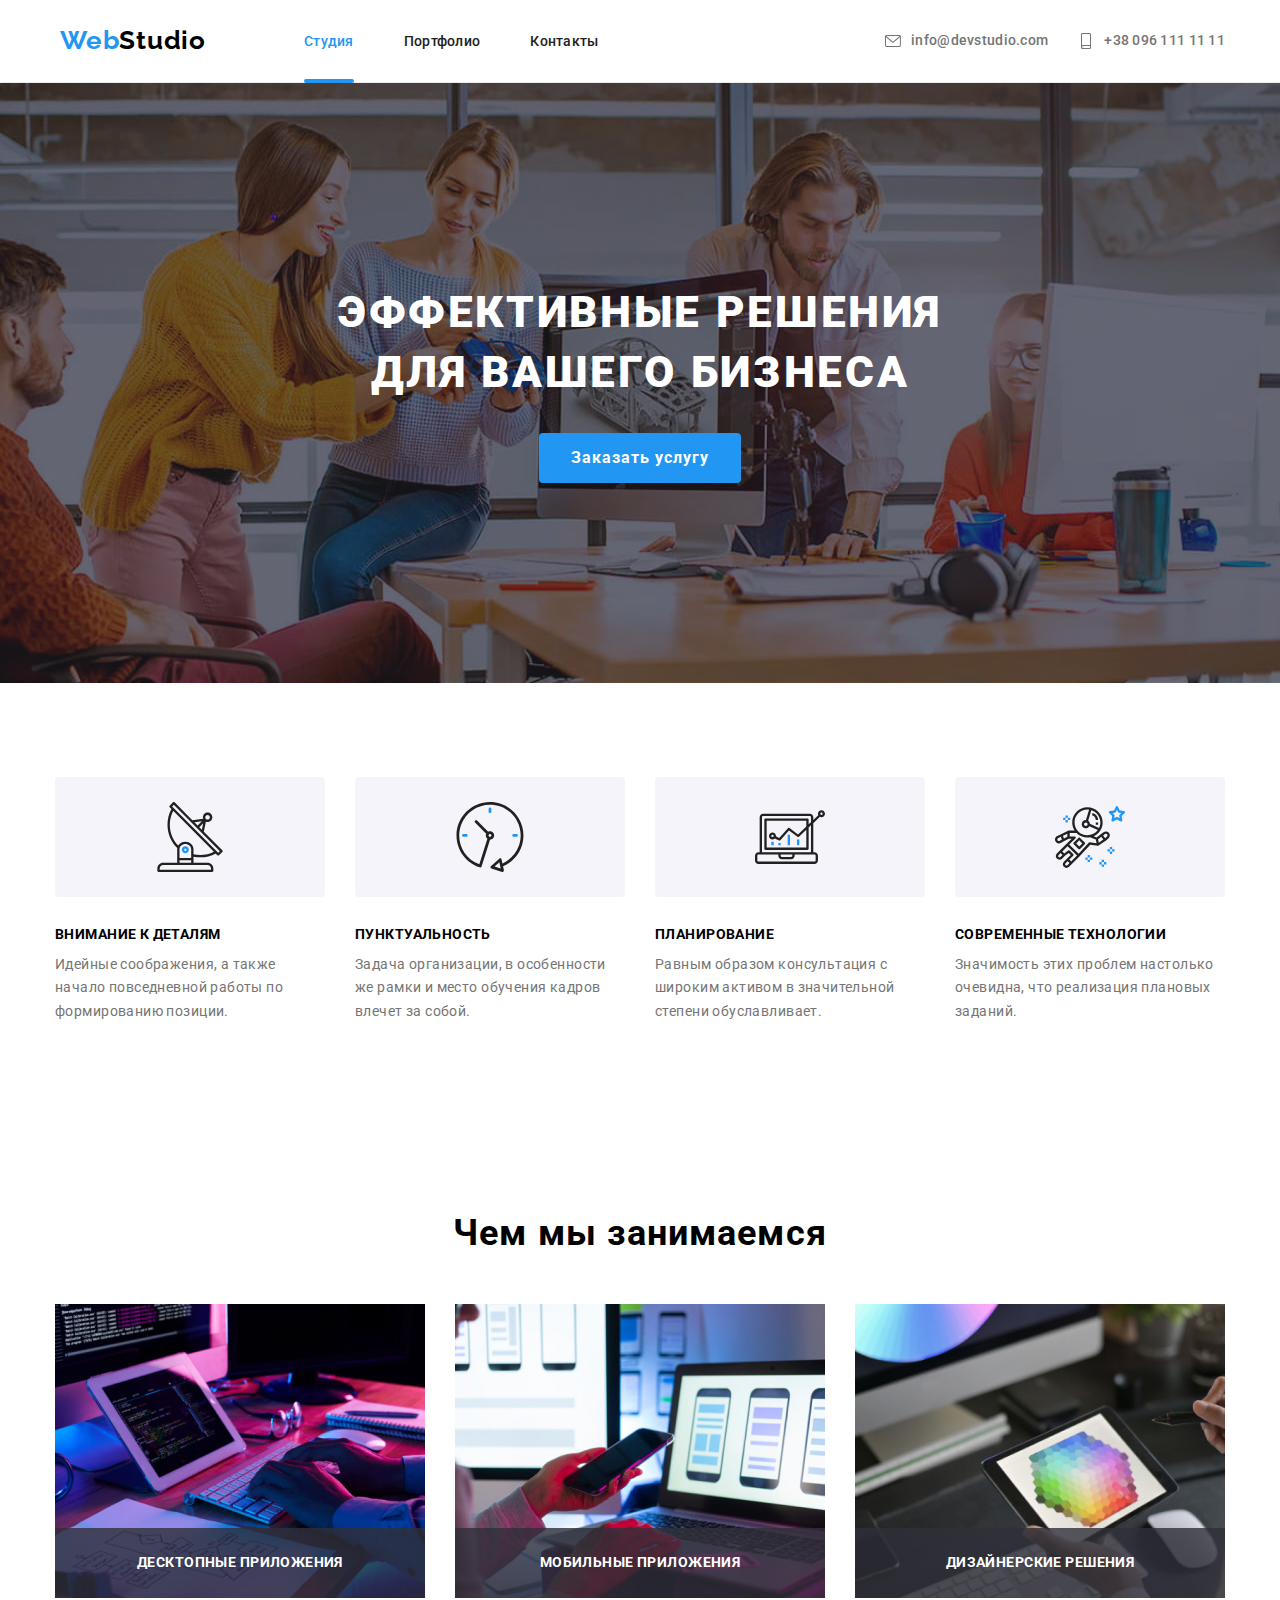
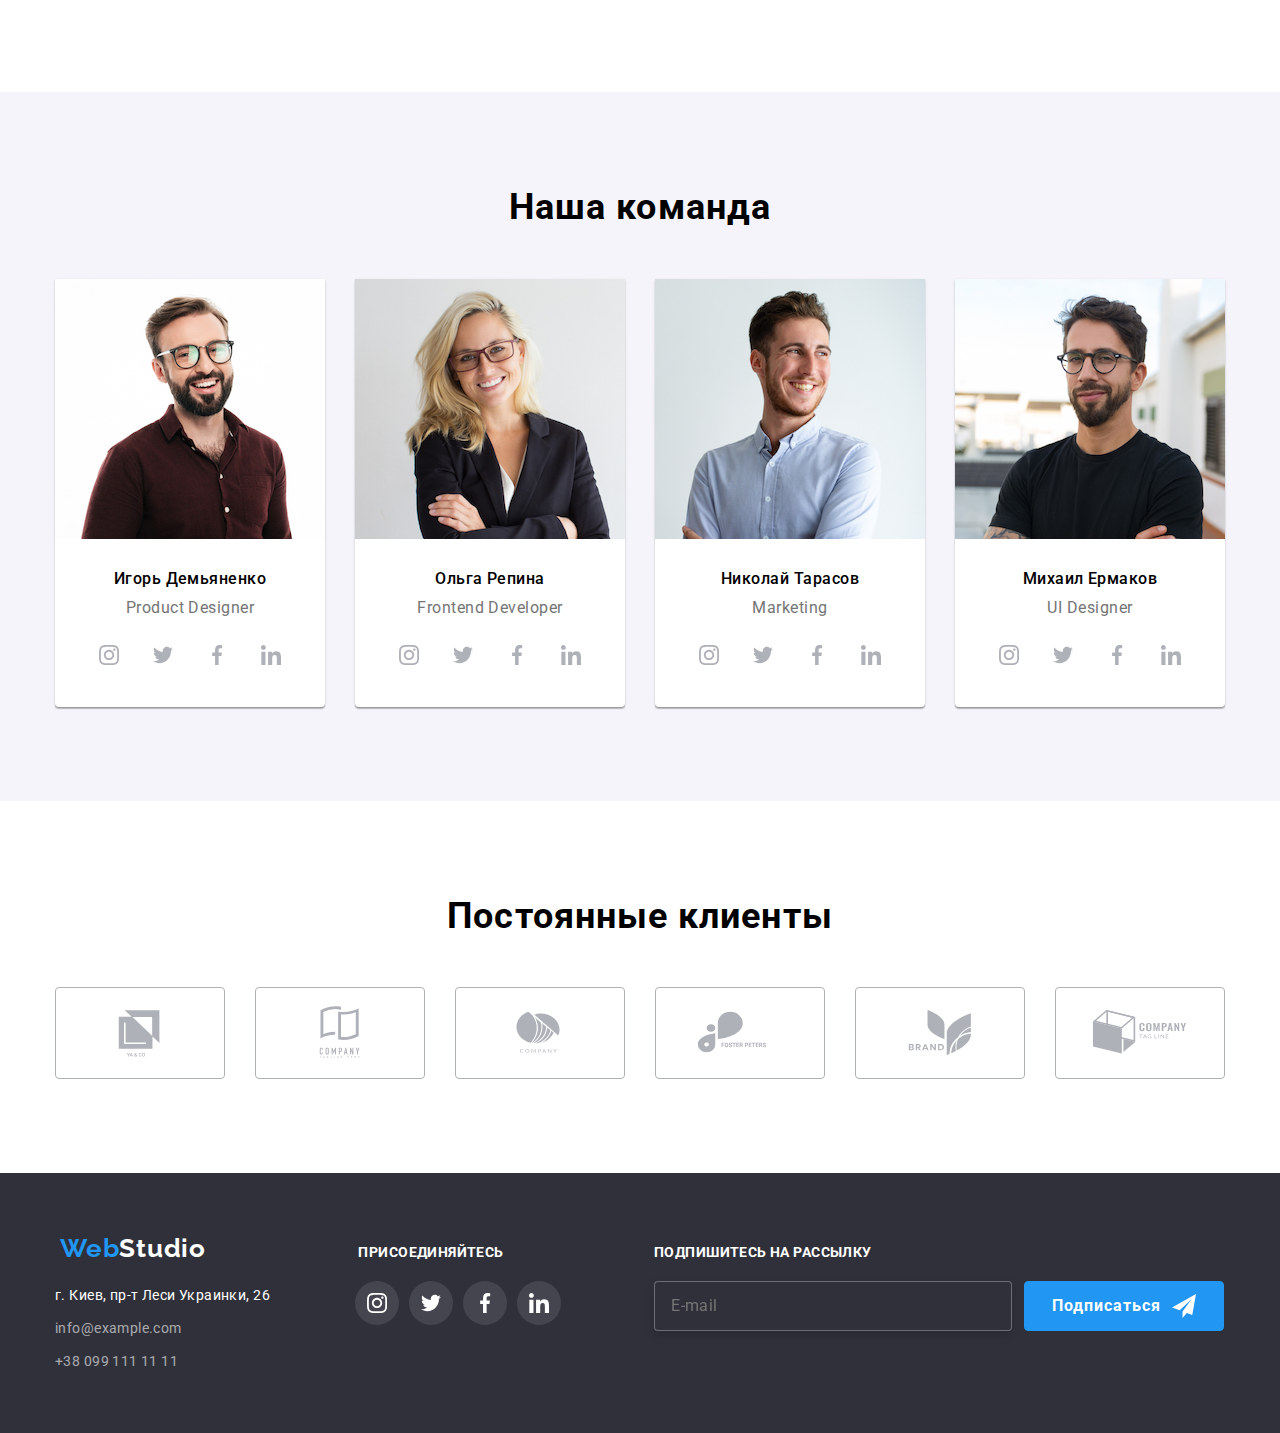
<file: index.html>
<!DOCTYPE html>
<html lang="ru">
	<head>
		<meta charset="UTF-8" />
		<meta http-equiv="X-UA-Compatible" content="IE=edge" />
		<meta name="viewport" content="width=device-width, initial-scale=1.0" />
		<link rel="preconnect" href="https://fonts.googleapis.com" />
		<link rel="preconnect" href="https://fonts.gstatic.com" crossorigin />
		<link
			href="https://fonts.googleapis.com/css2?family=Raleway:wght@700&family=Roboto:wght@400;500;700;900&display=swap"
			rel="stylesheet"
		/>
		<link
			rel="stylesheet"
			href="https://cdnjs.cloudflare.com/ajax/libs/modern-normalize/1.1.0/modern-normalize.min.css"
		/>
		<link rel="stylesheet" href="./css/main.min.css" />
		<title>WebStudio</title>
	</head>

	<body>
		<!-- -----------------------------------------------HEADER---------------------------------------------- -->

		<header class="header section">
			<div class="section-container section-container--header">
				<nav class="nav">
					<a class="logo" href="./index.html">
						<span class="logo__accent">Web</span>
						Studio
					</a>

					<ul class="nav__list">
						<li class="nav__item">
							<a class="nav__link nav__link--current" href="./index.html">Студия</a>
						</li>
						<li class="nav__item">
							<a class="nav__link" href="./portfolio.html">Портфолио</a>
						</li>
						<li class="nav__item">
							<a class="nav__link" href="#address">Контакты</a>
						</li>
					</ul>
				</nav>

				<ul class="contacts">
					<li class="contacts__item">
						<a class="contacts__link" href="mailto:info@devstudio.com">
							<svg class="contacts__icon" width="16" height="16">
								<use href="./images/icons.svg#envelope"></use>
							</svg>
							info@devstudio.com
						</a>
					</li>
					<li class="contacts__item">
						<a class="contacts__link" href="tel:+380961111111">
							<svg class="contacts__icon" width="16" height="16">
								<use href="./images/icons.svg#smartphone"></use>
							</svg>
							+38 096 111 11 11
						</a>
					</li>
				</ul>
			</div>
		</header>

		<main>
			<!-- -------------------------------------------------------HERO------------------------------------------------ -->

			<section class="hero section">
				<div class="section-container">
					<h1 class="hero__title">
						Эффективные решения
						<br />
						для вашего бизнеса
					</h1>
					<button class="hero__btn" type="button" data-modal-open>Заказать услугу</button>
				</div>
			</section>

			<!-- ---------------------------------------------------FEATURES------------------------------------------------ -->

			<section class="features section">
				<div class="section-container">
					<h2 class="section-title features-title section-title--hidden">Особенности</h2>
					<ul class="features__list">
						<li class="features__item">
							<div class="features__icon-container">
								<svg class="features__icon" width="70" height="70">
									<use href="./images/icons.svg#antenna"></use>
								</svg>
							</div>
							<h3 class="features__title">Внимание к деталям</h3>
							<p class="features__text">
								Идейные соображения, а также начало повседневной работы по формированию позиции.
							</p>
						</li>
						<li class="features__item">
							<div class="features__icon-container">
								<svg class="features__icon" width="70" height="70">
									<use href="./images/icons.svg#clock"></use>
								</svg>
							</div>
							<h3 class="features__title">Пунктуальность</h3>
							<p class="features__text">
								Задача организации, в особенности же рамки и место обучения кадров влечет за собой.
							</p>
						</li>
						<li class="features__item">
							<div class="features__icon-container">
								<svg class="features__icon" width="70" height="70">
									<use href="./images/icons.svg#diagram"></use>
								</svg>
							</div>
							<h3 class="features__title">Планирование</h3>
							<p class="features__text">
								Равным образом консультация с широким активом в значительной степени обуславливает.
							</p>
						</li>
						<li class="features__item">
							<div class="features__icon-container">
								<svg class="features__icon" width="70" height="70">
									<use href="./images/icons.svg#astronaut"></use>
								</svg>
							</div>
							<h3 class="features__title">Современные технологии</h3>
							<p class="features__text">Значимость этих проблем настолько очевидна, что реализация плановых заданий.</p>
						</li>
					</ul>
				</div>
			</section>

			<!-- ---------------------------------------------------------ABOUT-------------------------------------------------- -->

			<section class="about section">
				<div class="section-container">
					<h2 class="section-title about-title">Чем мы занимаемся</h2>
					<ul class="about__list">
						<li class="about__item">
							<div class="about__item-container">
								<img src="./images/img1.jpg" alt="Програмує на планшеті та десктопі" width="370" />
								<div class="about__item-overlay">
									<p class="about__overlay-text">Десктопные приложения</p>
								</div>
							</div>
						</li>

						<li class="about__item">
							<div class="about__item-container">
								<img src="./images/img2.jpg" alt="Робить розмітку на лаптопі для мобільного пристрою" width="370" />
								<div class="about__item-overlay">
									<p class="about__overlay-text">Мобильные приложения</p>
								</div>
							</div>
						</li>

						<li class="about__item">
							<div class="about__item-container">
								<img src="./images/img3.jpg" alt="Вибирає кольорову гаму на планшеті" width="370" />
								<div class="about__item-overlay">
									<p class="about__overlay-text">Дизайнерские решения</p>
								</div>
							</div>
						</li>
					</ul>
				</div>
			</section>

			<!-- ---------------------------------------------------------TEAM------------------------------------------------- -->

			<section class="team section">
				<div class="section-container section-container--team">
					<h2 class="section-title team-title">Наша команда</h2>
					<ul class="team__list">
						<li class="team__item">
							<img src="./images/tm1-ihor.jpg" alt="Ігор" width="270" />
							<div class="team__item-description">
								<h3 class="team__item-title">Игорь Демьяненко</h3>
								<p class="team__item-text" lang="en">Product Designer</p>
								<ul class="sm-list">
									<li class="sm-list__item">
										<a class="sm-list__link" href="">
											<svg class="sm-list__icon" width="20" height="20">
												<use href="./images/icons.svg#instagram"></use>
											</svg>
										</a>
									</li>
									<li class="sm-list__item">
										<a class="sm-list__link" href="">
											<svg class="sm-list__icon" width="20" height="20">
												<use href="./images/icons.svg#twitter"></use>
											</svg>
										</a>
									</li>
									<li class="sm-list__item">
										<a class="sm-list__link" href="">
											<svg class="sm-list__icon" width="20" height="20">
												<use href="./images/icons.svg#facebook"></use>
											</svg>
										</a>
									</li>
									<li class="sm-list__item">
										<a class="sm-list__link" href="">
											<svg class="sm-list__icon" width="20" height="20">
												<use href="./images/icons.svg#linkedin"></use>
											</svg>
										</a>
									</li>
								</ul>
							</div>
						</li>
						<li class="team__item">
							<img src="./images/tm2-olga.jpg" alt="Ольга" width="270" />
							<div class="team__item-description">
								<h3 class="team__item-title">Ольга Репина</h3>
								<p class="team__item-text" lang="en">Frontend Developer</p>
								<ul class="sm-list">
									<li class="sm-list__item">
										<a class="sm-list__link" href="">
											<svg class="sm-list__icon" width="20" height="20">
												<use href="./images/icons.svg#instagram"></use>
											</svg>
										</a>
									</li>
									<li class="sm-list__item">
										<a class="sm-list__link" href="">
											<svg class="sm-list__icon" width="20" height="20">
												<use href="./images/icons.svg#twitter"></use>
											</svg>
										</a>
									</li>
									<li class="sm-list__item">
										<a class="sm-list__link" href="">
											<svg class="sm-list__icon" width="20" height="20">
												<use href="./images/icons.svg#facebook"></use>
											</svg>
										</a>
									</li>
									<li class="sm-list__item">
										<a class="sm-list__link" href="">
											<svg class="sm-list__icon" width="20" height="20">
												<use href="./images/icons.svg#linkedin"></use>
											</svg>
										</a>
									</li>
								</ul>
							</div>
						</li>
						<li class="team__item">
							<img src="./images/tm3-mykola.jpg" alt="Микола" width="270" />
							<div class="team__item-description">
								<h3 class="team__item-title">Николай Тарасов</h3>
								<p class="team__item-text" lang="en">Marketing</p>
								<ul class="sm-list">
									<li class="sm-list__item">
										<a class="sm-list__link" href="">
											<svg class="sm-list__icon" width="20" height="20">
												<use href="./images/icons.svg#instagram"></use>
											</svg>
										</a>
									</li>
									<li class="sm-list__item">
										<a class="sm-list__link" href="">
											<svg class="sm-list__icon" width="20" height="20">
												<use href="./images/icons.svg#twitter"></use>
											</svg>
										</a>
									</li>
									<li class="sm-list__item">
										<a class="sm-list__link" href="">
											<svg class="sm-list__icon" width="20" height="20">
												<use href="./images/icons.svg#facebook"></use>
											</svg>
										</a>
									</li>
									<li class="sm-list__item">
										<a class="sm-list__link" href="">
											<svg class="sm-list__icon" width="20" height="20">
												<use href="./images/icons.svg#linkedin"></use>
											</svg>
										</a>
									</li>
								</ul>
							</div>
						</li>
						<li class="team__item">
							<img src="./images/tm4-mykhailo.jpg" alt="Михайло" width="270" />
							<div class="team__item-description">
								<h3 class="team__item-title">Михаил Ермаков</h3>
								<p class="team__item-text" lang="en">UI Designer</p>
								<ul class="sm-list">
									<li class="sm-list__item">
										<a class="sm-list__link" href="">
											<svg class="sm-list__icon" width="20" height="20">
												<use href="./images/icons.svg#instagram"></use>
											</svg>
										</a>
									</li>
									<li class="sm-list__item">
										<a class="sm-list__link" href="">
											<svg class="sm-list__icon" width="20" height="20">
												<use href="./images/icons.svg#twitter"></use>
											</svg>
										</a>
									</li>
									<li class="sm-list__item">
										<a class="sm-list__link" href="">
											<svg class="sm-list__icon" width="20" height="20">
												<use href="./images/icons.svg#facebook"></use>
											</svg>
										</a>
									</li>
									<li class="sm-list__item">
										<a class="sm-list__link" href="">
											<svg class="sm-list__icon" width="20" height="20">
												<use href="./images/icons.svg#linkedin"></use>
											</svg>
										</a>
									</li>
								</ul>
							</div>
						</li>
					</ul>
				</div>
			</section>

			<!-- ------------------------------------------------------CLIENTS---------------------------------------------- -->

			<section class="clients section">
				<div class="section-container">
					<h2 class="section-title clients-title">Постоянные клиенты</h2>
					<ul class="clients__list">
						<li class="clients__item">
							<a class="clients__link" href="">
								<svg class="clients__icon" width="106" height="60">
									<use href="./images/icons.svg#client-1"></use>
								</svg>
							</a>
						</li>
						<li class="clients__item">
							<a class="clients__link" href="">
								<svg class="clients__icon" width="106" height="60">
									<use href="./images/icons.svg#client-2"></use>
								</svg>
							</a>
						</li>
						<li class="clients__item">
							<a class="clients__link" href="">
								<svg class="clients__icon" width="106" height="60">
									<use href="./images/icons.svg#client-3"></use>
								</svg>
							</a>
						</li>
						<li class="clients__item">
							<a class="clients__link" href="">
								<svg class="clients__icon" width="106" height="60">
									<use href="./images/icons.svg#client-4"></use>
								</svg>
							</a>
						</li>
						<li class="clients__item">
							<a class="clients__link" href="">
								<svg class="clients__icon" width="106" height="60">
									<use href="./images/icons.svg#client-5"></use>
								</svg>
							</a>
						</li>
						<li class="clients__item">
							<a class="clients__link" href="">
								<svg class="clients__icon" width="106" height="60">
									<use href="./images/icons.svg#client-6"></use>
								</svg>
							</a>
						</li>
					</ul>
				</div>
			</section>
		</main>

		<!-- ---------------------------------------------------------FOOTER--------------------------------------------- -->

		<footer class="footer section">
			<div class="section-container section-container--footer">
				<div>
					<a class="logo logo--footer" href="./index.html">
						<span class="logo__accent">Web</span>
						Studio
					</a>

					<address class="address" id="address">
						<ul class="address__list">
							<li class="address__item">
								<a
									class="address__link"
									href="https://goo.gl/maps/EbC88Skf8ZmKadsC9"
									target="_blank"
									rel="noopener noreferrer"
								>
									г. Киев, пр-т Леси Украинки, 26
								</a>
							</li>
							<li class="address__item">
								<a class="address__link address__link--contact" href="mailto:info@example.com">info@example.com</a>
							</li>
							<li class="address__item">
								<a class="address__link address__link--contact" href="tel:+380991111111">+38 099 111 11 11</a>
							</li>
						</ul>
					</address>
				</div>

				<div class="footer-sm">
					<h2 class="footer-sm__title">&nbspприсоединяйтесь</h2>
					<ul class="sm-list sm-list--footer">
						<li class="sm-list__item">
							<a class="sm-list__link sm-list__link--footer" href="">
								<svg class="sm-list__icon" width="20" height="20">
									<use href="./images/icons.svg#instagram"></use>
								</svg>
							</a>
						</li>
						<li class="sm-list__item">
							<a class="sm-list__link sm-list__link--footer" href="">
								<svg class="sm-list__icon" width="20" height="20">
									<use href="./images/icons.svg#twitter"></use>
								</svg>
							</a>
						</li>
						<li class="sm-list__item">
							<a class="sm-list__link sm-list__link--footer" href="">
								<svg class="sm-list__icon" width="20" height="20">
									<use href="./images/icons.svg#facebook"></use>
								</svg>
							</a>
						</li>
						<li class="sm-list__item">
							<a class="sm-list__link sm-list__link--footer" href="">
								<svg class="sm-list__icon" width="20" height="20">
									<use href="./images/icons.svg#linkedin"></use>
								</svg>
							</a>
						</li>
					</ul>
				</div>
				<div class="signup">
					<h2 class="signup__title">Подпишитесь на рассылку</h2>
					<form class="signup__form" name="footer-signup-form" autocomplete="off" novalidate>
						<label>
							<input class="signup__input" type="email" name="email" placeholder="E-mail" />
						</label>
						<button class="signup__btn" type="submit">
							Подписаться
							<svg class="signup__btn-icon" width="24" height="24">
								<use href="./images/icons.svg#send"></use>
							</svg>
						</button>
					</form>
				</div>
			</div>
		</footer>

		<!-- -----------------------------------------------MODAL--------------------------------------------- -->

		<div class="backdrop is-hidden" data-modal>
			<div class="modal">
				<button class="modal__close-btn" type="button" data-modal-close>
					<!-- <img src="./images/close.png" alt="close" /> -->
					<svg class="modal__close-btn-icon" width="30" height="30">
						<use href="./images/icons.svg#close"></use>
					</svg>
				</button>

				<form class="request-form" name="modal-request-form" autocomplete="off" novalidate>
					<h2 class="request-form__title">Оставьте свои данные, мы вам перезвоним</h2>
					<div class="request-form__item">
						<label class="request-form__label" for="name">Имя</label>
						<input class="request-form__input" type="text" name="name" id="name" />
						<svg class="request-form__icon" width="18" height="18">
							<use href="./images/icons.svg#name"></use>
						</svg>
					</div>
					<div class="request-form__item">
						<label class="request-form__label" for="phone">Телефон</label>
						<input class="request-form__input" type="tel" name="phone" id="phone" />
						<svg class="request-form__icon" width="18" height="18">
							<use href="./images/icons.svg#phone"></use>
						</svg>
					</div>
					<div class="request-form__item">
						<label class="request-form__label" for="mail">Почта</label>
						<input class="request-form__input" type="email" name="mail" id="mail" />
						<svg class="request-form__icon" width="18" height="18">
							<use href="./images/icons.svg#mail"></use>
						</svg>
					</div>
					<div class="request-form__item">
						<label class="request-form__label" for="comment">Комментарий</label>
						<textarea
							class="request-form__textarea"
							id="comment"
							name="comment"
							rows="6"
							placeholder="Введите текст"
						></textarea>
					</div>

					<label class="request-form__item-agreement">
						<input class="request-form__checkbox" type="checkbox" name="agreement" value="agreement" />
						<span class="request-form__checkbox-icon"></span>
						Соглашаюсь с рассылкой и принимаю&nbsp
						<a class="request-form__agreement" href="">Условия договора</a>
					</label>
					<button class="request-form__submit-btn" type="button">Отправить</button>
				</form>
			</div>
		</div>
		<script src="./modal.js"></script>
	</body>
</html>
</file>
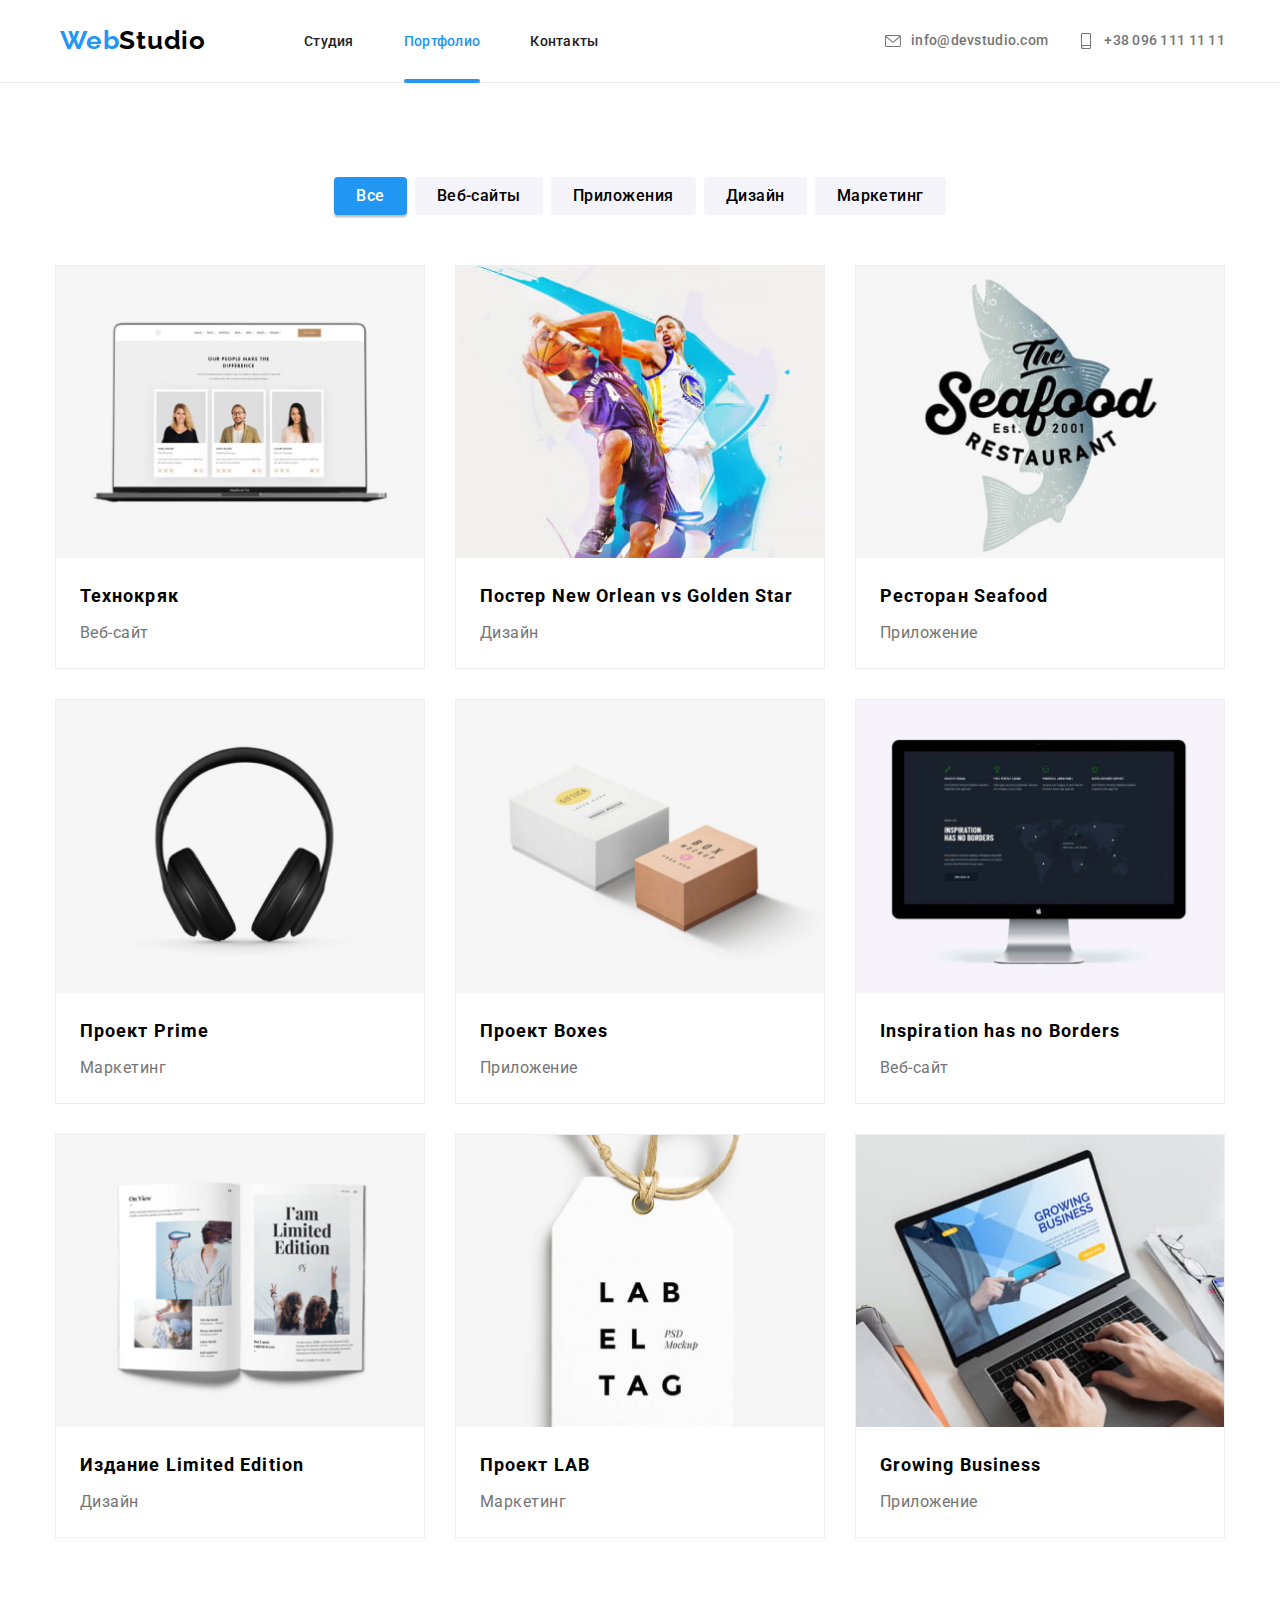
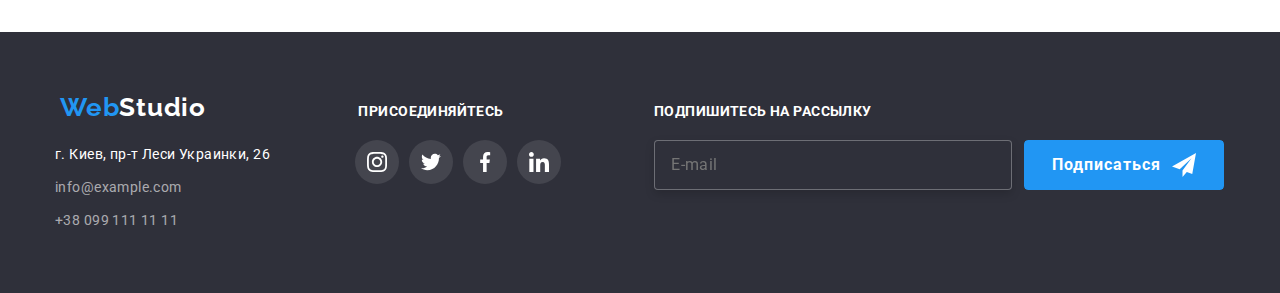
<file: portfolio.html>
<!DOCTYPE html>
<html lang="ru">
	<head>
		<meta charset="UTF-8" />
		<meta http-equiv="X-UA-Compatible" content="IE=edge" />
		<meta name="viewport" content="width=device-width, initial-scale=1.0" />
		<link rel="preconnect" href="https://fonts.googleapis.com" />
		<link rel="preconnect" href="https://fonts.gstatic.com" crossorigin />
		<link
			href="https://fonts.googleapis.com/css2?family=Raleway:wght@700&family=Roboto:wght@400;500;700;900&display=swap"
			rel="stylesheet"
		/>
		<link
			rel="stylesheet"
			href="https://cdnjs.cloudflare.com/ajax/libs/modern-normalize/1.1.0/modern-normalize.min.css"
		/>
		<link rel="stylesheet" href="./css/main.min.css" />
		<title>Portfolio</title>
	</head>

	<body>
		<!-- -----------------------------------------------------HEADER------------------------------------------------ -->

		<header class="header section">
			<div class="section-container section-container--header">
				<nav class="nav">
					<a class="logo" href="./index.html">
						<span class="logo__accent">Web</span>
						Studio
					</a>

					<ul class="nav__list">
						<li class="nav__item">
							<a class="nav__link" href="./index.html">Студия</a>
						</li>
						<li class="nav__item">
							<a class="nav__link nav__link--current" href="./portfolio.html">Портфолио</a>
						</li>
						<li class="nav__item">
							<a class="nav__link" href="#address">Контакты</a>
						</li>
					</ul>
				</nav>

				<ul class="contacts">
					<li class="contacts__item">
						<a class="contacts__link" href="mailto:info@devstudio.com">
							<svg class="contacts__icon" width="16" height="16">
								<use href="./images/icons.svg#envelope"></use>
							</svg>
							info@devstudio.com
						</a>
					</li>
					<li class="contacts__item">
						<a class="contacts__link" href="tel:+380961111111">
							<svg class="contacts__icon" width="16" height="16">
								<use href="./images/icons.svg#smartphone"></use>
							</svg>
							+38 096 111 11 11
						</a>
					</li>
				</ul>
			</div>
		</header>

		<main>
			<!-- ------------------------------------------------------PORTFOLIO------------------------------------------- -->

			<section class="portfolio section">
				<div class="section-container">
					<h1 class="main-title portfolio-title section-title--hidden">Примеры работ</h1>

					<input type="radio" name="filter" id="all" value="all" checked />
					<input type="radio" name="filter" id="web-site" value="web-site" />
					<input type="radio" name="filter" id="application" value="application" />
					<input type="radio" name="filter" id="design" value="design" />
					<input type="radio" name="filter" id="marketing" value="marketing" />

					<ul class="filters-list">
						<li class="filters-list__item">
							<label class="filters-list__label" for="all">Все</label>
						</li>
						<li class="filters-list__item">
							<label class="filters-list__label" for="web-site">Веб-сайты</label>
						</li>
						<li class="filters-list__item">
							<label class="filters-list__label" for="application">Приложения</label>
						</li>
						<li class="filters-list__item">
							<label class="filters-list__label" for="design">Дизайн</label>
						</li>
						<li class="filters-list__item">
							<label class="filters-list__label" for="marketing">Маркетинг</label>
						</li>
					</ul>

					<ul class="works-list">
						<li class="works-list__item" data-categoty="Веб-сайт">
							<div class="works-list__img-container">
								<img src="./images/work-example-1.jpg" alt="лаптоп" width="368" />
								<div class="works-list__img-overlay">
									<p class="works-list__img-overlay-text">
										Технокряк это современная площадка распространения коронавируса. Компании используют эту платформу
										для цифрового шпионажа и атак на защищённые сервера конкурентов.
									</p>
								</div>
							</div>
							<div class="works-list__item-description">
								<h2 class="works-list__item-title">Технокряк</h2>
								<p class="works-list__item-text">Веб-сайт</p>
							</div>
						</li>

						<li class="works-list__item" data-categoty="Дизайн">
							<div class="works-list__img-container">
								<img src="./images/work-example-2.jpg" alt="постер с баскетболистами" width="368" />
								<div class="works-list__img-overlay">
									<p class="works-list__img-overlay-text">
										Технокряк это современная площадка распространения коронавируса. Компании используют эту платформу
										для цифрового шпионажа и атак на защищённые сервера конкурентов.
									</p>
								</div>
							</div>
							<div class="works-list__item-description">
								<h2 class="works-list__item-title">Постер New Orlean vs Golden Star</h2>
								<p class="works-list__item-text">Дизайн</p>
							</div>
						</li>

						<li class="works-list__item" data-categoty="Приложение">
							<div class="works-list__img-container">
								<img src="./images/work-example-3.jpg" alt="логотип ресторана" width="368" />
								<div class="works-list__img-overlay">
									<p class="works-list__img-overlay-text">
										Технокряк это современная площадка распространения коронавируса. Компании используют эту платформу
										для цифрового шпионажа и атак на защищённые сервера конкурентов.
									</p>
								</div>
							</div>
							<div class="works-list__item-description">
								<h2 class="works-list__item-title">Ресторан Seafood</h2>
								<p class="works-list__item-text">Приложение</p>
							</div>
						</li>

						<li class="works-list__item" data-categoty="Маркетинг">
							<div class="works-list__img-container">
								<img src="./images/work-example-4.jpg" alt="наушники" width="368" />
								<div class="works-list__img-overlay">
									<p class="works-list__img-overlay-text">
										Технокряк это современная площадка распространения коронавируса. Компании используют эту платформу
										для цифрового шпионажа и атак на защищённые сервера конкурентов.
									</p>
								</div>
							</div>
							<div class="works-list__item-description">
								<h2 class="works-list__item-title">Проект Prime</h2>
								<p class="works-list__item-text">Маркетинг</p>
							</div>
						</li>

						<li class="works-list__item" data-categoty="Приложение">
							<div class="works-list__img-container">
								<img src="./images/work-example-5.jpg" alt="две коробки" width="368" />
								<div class="works-list__img-overlay">
									<p class="works-list__img-overlay-text">
										Технокряк это современная площадка распространения коронавируса. Компании используют эту платформу
										для цифрового шпионажа и атак на защищённые сервера конкурентов.
									</p>
								</div>
							</div>
							<div class="works-list__item-description">
								<h2 class="works-list__item-title">Проект Boxes</h2>
								<p class="works-list__item-text">Приложение</p>
							</div>
						</li>

						<li class="works-list__item" data-categoty="Веб-сайт">
							<div class="works-list__img-container">
								<img src="./images/work-example-6.jpg" alt="десктоп" width="368" />
								<div class="works-list__img-overlay">
									<p class="works-list__img-overlay-text">
										Технокряк это современная площадка распространения коронавируса. Компании используют эту платформу
										для цифрового шпионажа и атак на защищённые сервера конкурентов.
									</p>
								</div>
							</div>
							<div class="works-list__item-description">
								<h2 class="works-list__item-title">Inspiration has no Borders</h2>
								<p class="works-list__item-text">Веб-сайт</p>
							</div>
						</li>

						<li class="works-list__item" data-categoty="Дизайн">
							<div class="works-list__img-container">
								<img src="./images/work-example-7.jpg" alt="журнал" width="368" />
								<div class="works-list__img-overlay">
									<p class="works-list__img-overlay-text">
										Технокряк это современная площадка распространения коронавируса. Компании используют эту платформу
										для цифрового шпионажа и атак на защищённые сервера конкурентов.
									</p>
								</div>
							</div>
							<div class="works-list__item-description">
								<h2 class="works-list__item-title">Издание Limited Edition</h2>
								<p class="works-list__item-text">Дизайн</p>
							</div>
						</li>

						<li class="works-list__item" data-categoty="Маркетинг">
							<div class="works-list__img-container">
								<img src="./images/work-example-8.jpg" alt="бирка" width="368" />
								<div class="works-list__img-overlay">
									<p class="works-list__img-overlay-text">
										Технокряк это современная площадка распространения коронавируса. Компании используют эту платформу
										для цифрового шпионажа и атак на защищённые сервера конкурентов.
									</p>
								</div>
							</div>
							<div class="works-list__item-description">
								<h2 class="works-list__item-title">Проект LAB</h2>
								<p class="works-list__item-text">Маркетинг</p>
							</div>
						</li>

						<li class="works-list__item" data-categoty="Приложение">
							<div class="works-list__img-container">
								<img src="./images/work-example-9.jpg" alt="работет на лаптопе" width="368" />
								<div class="works-list__img-overlay">
									<p class="works-list__img-overlay-text">
										Технокряк это современная площадка распространения коронавируса. Компании используют эту платформу
										для цифрового шпионажа и атак на защищённые сервера конкурентов.
									</p>
								</div>
							</div>
							<div class="works-list__item-description">
								<h2 class="works-list__item-title">Growing Business</h2>
								<p class="works-list__item-text">Приложение</p>
							</div>
						</li>
					</ul>
				</div>
			</section>
		</main>

		<!-- ------------------------------------------------FOOTER---------------------------------------- -->

		<footer class="footer section">
			<div class="section-container section-container--footer">
				<div>
					<a class="logo logo--footer" href="./index.html">
						<span class="logo__accent">Web</span>
						Studio
					</a>

					<address class="address" id="address">
						<ul class="address__list">
							<li class="address__item">
								<a
									class="address__link"
									href="https://goo.gl/maps/EbC88Skf8ZmKadsC9"
									target="_blank"
									rel="noopener noreferrer"
								>
									г. Киев, пр-т Леси Украинки, 26
								</a>
							</li>
							<li class="address__item">
								<a class="address__link address__link--contact" href="mailto:info@example.com">info@example.com</a>
							</li>
							<li class="address__item">
								<a class="address__link address__link--contact" href="tel:+380991111111">+38 099 111 11 11</a>
							</li>
						</ul>
					</address>
				</div>

				<div class="footer-sm">
					<h2 class="footer-sm__title">&nbspприсоединяйтесь</h2>
					<ul class="sm-list sm-list--footer">
						<li class="sm-list__item">
							<a class="sm-list__link sm-list__link--footer" href="">
								<svg class="sm-list__icon" width="20" height="20">
									<use href="./images/icons.svg#instagram"></use>
								</svg>
							</a>
						</li>
						<li class="sm-list__item">
							<a class="sm-list__link sm-list__link--footer" href="">
								<svg class="sm-list__icon" width="20" height="20">
									<use href="./images/icons.svg#twitter"></use>
								</svg>
							</a>
						</li>
						<li class="sm-list__item">
							<a class="sm-list__link sm-list__link--footer" href="">
								<svg class="sm-list__icon" width="20" height="20">
									<use href="./images/icons.svg#facebook"></use>
								</svg>
							</a>
						</li>
						<li class="sm-list__item">
							<a class="sm-list__link sm-list__link--footer" href="">
								<svg class="sm-list__icon" width="20" height="20">
									<use href="./images/icons.svg#linkedin"></use>
								</svg>
							</a>
						</li>
					</ul>
				</div>
				<div class="signup">
					<h2 class="signup__title">Подпишитесь на рассылку</h2>
					<form class="signup__form" name="footer-signup-form" autocomplete="off" novalidate>
						<label>
							<input class="signup__input" type="email" name="email" placeholder="E-mail" />
						</label>
						<button class="signup__btn" type="submit">
							Подписаться
							<svg class="signup__btn-icon" width="24" height="24">
								<use href="./images/icons.svg#send"></use>
							</svg>
						</button>
					</form>
				</div>
			</div>
		</footer>
	</body>
</html>
</file>
<file: css/main.min.css>
body{color:var(--primary-text-color);font-family:Roboto, sans-serif}ul,h1,h2,h3,p{list-style:none;padding:0;margin:0}a{text-decoration:none}img{display:block}.section-container{display:-webkit-box;display:-ms-flexbox;display:flex;-webkit-box-orient:vertical;-webkit-box-direction:normal;-ms-flex-direction:column;flex-direction:column;margin:auto;width:1200px;padding:0 15px}.section{padding:94px 0;margin:auto}.section-title{font-weight:700;font-size:36px;line-height:1.17;text-align:center;letter-spacing:0.03em}.section-title--hidden{position:absolute;width:1px;height:1px;margin:-1px;border:0;padding:0;white-space:nowrap;-webkit-clip-path:inset(100%);clip-path:inset(100%);clip:rect(0 0 0 0);overflow:hidden}.header{position:-webkit-sticky;position:sticky;z-index:1;top:0;padding:25px 0;margin:auto;background-color:#fff;border-bottom:1px solid #ececec}.section-container--header{-webkit-box-orient:horizontal;-webkit-box-direction:normal;-ms-flex-direction:row;flex-direction:row}.logo{font-family:Raleway, sans-serif;font-weight:700;font-size:26px;line-height:1.19;letter-spacing:0.03em;display:-webkit-inline-box;display:-ms-inline-flexbox;display:inline-flex;color:#000;text-decoration:none;border-radius:4px;outline:1px solid #fff;padding:0 5px;-webkit-transition:outline-color 250ms cubic-bezier(0.4, 0, 0.2, 1);transition:outline-color 250ms cubic-bezier(0.4, 0, 0.2, 1)}.logo--footer{color:#fff;outline-color:#2f303a}.logo:focus{outline:1px solid #2196f3;border-radius:4px;padding:0 5px;-webkit-transition:outline-color 250ms cubic-bezier(0.4, 0, 0.2, 1);transition:outline-color 250ms cubic-bezier(0.4, 0, 0.2, 1)}.logo--footer:focus{outline-color:#fff}.logo__accent{color:#2196f3}.nav{display:-webkit-box;display:-ms-flexbox;display:flex}.nav__list{display:-webkit-box;display:-ms-flexbox;display:flex;-webkit-box-align:center;-ms-flex-align:center;align-items:center;margin-left:93px}.nav__item:not(:first-child){margin-left:50px}.nav__link{padding-top:8px;padding-bottom:8px;font-weight:500;font-size:14px;line-height:1.14;letter-spacing:0.02em;color:#212121;-webkit-transition:color 250ms cubic-bezier(0.4, 0, 0.2, 1);transition:color 250ms cubic-bezier(0.4, 0, 0.2, 1)}.nav__link:hover,.nav__link:focus{color:#2196f3;outline:none;-webkit-transition:color 250ms cubic-bezier(0.4, 0, 0.2, 1);transition:color 250ms cubic-bezier(0.4, 0, 0.2, 1)}.nav__link--current{position:relative;color:#2196f3}.nav__link--current::after{position:absolute;content:"";border-radius:2px;background-color:#2196f3;top:54px;left:0;width:100%;height:4px}.contacts{display:-webkit-box;display:-ms-flexbox;display:flex;margin-left:auto;-ms-flex-item-align:center;align-self:center}.contacts__item:not(:first-child){margin-left:30px}.contacts__icon{margin-right:10px;fill:currentColor;-webkit-transition:fill 250ms cubic-bezier(0.4, 0, 0.2, 1);transition:fill 250ms cubic-bezier(0.4, 0, 0.2, 1)}.contacts__link{display:-webkit-box;display:-ms-flexbox;display:flex;-webkit-box-align:center;-ms-flex-align:center;align-items:center;padding-top:8px;padding-bottom:8px;font-weight:500;font-size:14px;line-height:1.14;letter-spacing:0.02em;color:#757575;-webkit-transition:color 250ms cubic-bezier(0.4, 0, 0.2, 1);transition:color 250ms cubic-bezier(0.4, 0, 0.2, 1)}.contacts__link:hover,.contacts__link:focus{color:#2196f3;outline:none;-webkit-transition:color 250ms cubic-bezier(0.4, 0, 0.2, 1);transition:color 250ms cubic-bezier(0.4, 0, 0.2, 1)}.hero{max-width:1600px;padding:200px 0;background-image:-webkit-gradient(linear, left top, left bottom, from(rgba(47,48,58,0.4)), to(rgba(47,48,58,0.4))),url(../images/hero-background.jpg);background-image:linear-gradient(rgba(47,48,58,0.4), rgba(47,48,58,0.4)),url(../images/hero-background.jpg);background-repeat:no-repeat;background-position:center;background-size:cover}.hero__title{font-weight:900;font-size:44px;line-height:1.36;letter-spacing:0.06em;text-transform:uppercase;text-align:center;color:#fff}.hero__btn{border-radius:4px;border:none;padding:10px 32px;cursor:pointer;display:block;margin:auto;margin-top:30px;font-weight:700;font-size:16px;line-height:1.87;letter-spacing:0.06em;background-color:#2196f3;color:#fff;outline:1px solid rgba(0,0,0,0);-webkit-transition:outline 250ms cubic-bezier(0.4, 0, 0.2, 1);transition:outline 250ms cubic-bezier(0.4, 0, 0.2, 1)}.hero__btn:hover,.hero__btn:focus{outline:1px solid #fff;background-color:#188ce8;-webkit-transition:outline 250ms cubic-bezier(0.4, 0, 0.2, 1);transition:outline 250ms cubic-bezier(0.4, 0, 0.2, 1)}.features__list{display:-webkit-box;display:-ms-flexbox;display:flex}.features__item{width:270px}.features__item:not(:first-child){margin-left:30px}.features__icon-container{display:-webkit-box;display:-ms-flexbox;display:flex;width:270px;height:120px;-webkit-box-pack:center;-ms-flex-pack:center;justify-content:center;-webkit-box-align:center;-ms-flex-align:center;align-items:center;background-color:#f5f4fa;border-radius:4px}.features__title{font-weight:700;font-size:14px;line-height:1.14;letter-spacing:0.03em;text-transform:uppercase;margin-top:30px}.features__text{font-size:14px;line-height:1.71;letter-spacing:0.03em;color:#757575;margin-top:10px}.about__list{display:-webkit-box;display:-ms-flexbox;display:flex;margin-top:50px}.about__item:not(:first-child){margin-left:30px}.about__item-container{position:relative}.about__item-overlay{display:-webkit-box;display:-ms-flexbox;display:flex;-webkit-box-pack:center;-ms-flex-pack:center;justify-content:center;-webkit-box-align:center;-ms-flex-align:center;align-items:center;position:absolute;bottom:0;left:0;width:100%;height:70px;background-color:rgba(47,48,58,0.8)}.about__overlay-text{font-weight:700;font-size:14px;line-height:1.14;letter-spacing:0.03em;text-transform:uppercase;color:#fff}.team{background-color:#f5f4fa}.team .sm-list__link{color:#afb1b8}.team__list{display:-webkit-box;display:-ms-flexbox;display:flex;margin-top:50px}.team__item{background-color:#fff;-webkit-box-shadow:0px 1px 3px rgba(0,0,0,0.12),0px 1px 1px rgba(0,0,0,0.14),0px 2px 1px rgba(0,0,0,0.2);box-shadow:0px 1px 3px rgba(0,0,0,0.12),0px 1px 1px rgba(0,0,0,0.14),0px 2px 1px rgba(0,0,0,0.2);border-radius:0px 0px 4px 4px}.team__item:not(:first-child){margin-left:30px}.team__item-description{padding:30px 0}.team__item-title{font-weight:500;font-size:16px;line-height:1.19;letter-spacing:0.03em;text-align:center}.team__item-text{font-size:16px;line-height:1.19;letter-spacing:0.03em;text-align:center;margin-top:10px;color:#757575}.sm-list{display:-webkit-box;display:-ms-flexbox;display:flex;-webkit-box-pack:center;-ms-flex-pack:center;justify-content:center;margin-top:16px}.sm-list__link{display:-webkit-box;display:-ms-flexbox;display:flex;-webkit-box-pack:center;-ms-flex-pack:center;justify-content:center;-webkit-box-align:center;-ms-flex-align:center;align-items:center;width:44px;height:44px;border-radius:50%;color:#fff;background-color:#fff;-webkit-transition:background-color 250ms cubic-bezier(0.4, 0, 0.2, 1);transition:background-color 250ms cubic-bezier(0.4, 0, 0.2, 1)}.sm-list__link:hover,.sm-list__link:focus{background-color:#2196f3;outline:none;-webkit-transition:background-color 250ms cubic-bezier(0.4, 0, 0.2, 1);transition:background-color 250ms cubic-bezier(0.4, 0, 0.2, 1)}.sm-list__link:hover .sm-list__icon,.sm-list__link:focus .sm-list__icon{fill:#fff;-webkit-transition:fill 250ms cubic-bezier(0.4, 0, 0.2, 1);transition:fill 250ms cubic-bezier(0.4, 0, 0.2, 1)}.sm-list__item:not(:first-child){margin-left:10px}.sm-list__icon{fill:currentColor;-webkit-transition:fill 250ms cubic-bezier(0.4, 0, 0.2, 1);transition:fill 250ms cubic-bezier(0.4, 0, 0.2, 1)}.clients__list{display:-webkit-box;display:-ms-flexbox;display:flex;margin-top:50px}.clients__item:not(:first-child){margin-left:30px}.clients__link{display:-webkit-box;display:-ms-flexbox;display:flex;-webkit-box-pack:center;-ms-flex-pack:center;justify-content:center;-webkit-box-align:center;-ms-flex-align:center;align-items:center;width:170px;height:92px;border:1px solid #afb1b8;border-radius:4px;color:#afb1b8;-webkit-transition:color 250ms cubic-bezier(0.4, 0, 0.2, 1),border 250ms cubic-bezier(0.4, 0, 0.2, 1);transition:color 250ms cubic-bezier(0.4, 0, 0.2, 1),border 250ms cubic-bezier(0.4, 0, 0.2, 1)}.clients__link:hover,.clients__link:focus{color:#2196f3;border:1px solid #2196f3;outline:none;-webkit-transition:color 250ms cubic-bezier(0.4, 0, 0.2, 1),border 250ms cubic-bezier(0.4, 0, 0.2, 1);transition:color 250ms cubic-bezier(0.4, 0, 0.2, 1),border 250ms cubic-bezier(0.4, 0, 0.2, 1)}.clients__icon{fill:currentColor}.portfolio [type="radio"]{-webkit-appearance:none;-moz-appearance:none;appearance:none}.filters-list{display:-webkit-box;display:-ms-flexbox;display:flex;-webkit-box-pack:center;-ms-flex-pack:center;justify-content:center}.filters-list__item:not(:first-child){margin-left:8px}.filters-list__label{display:inline-block;background-color:#f5f4fa;border:none;border-radius:4px;padding:6px 22px;cursor:pointer;font-weight:500;font-size:16px;line-height:1.62;text-align:center;letter-spacing:0.03em;-webkit-transition:color 250ms cubic-bezier(0.4, 0, 0.2, 1);transition:color 250ms cubic-bezier(0.4, 0, 0.2, 1);-webkit-transition:background-color 250ms cubic-bezier(0.4, 0, 0.2, 1);transition:background-color 250ms cubic-bezier(0.4, 0, 0.2, 1)}.filters-list__label:hover{background-color:#2196f3;color:#fff;-webkit-box-shadow:0px 3px 1px rgba(0,0,0,0.1),0px 1px 2px rgba(0,0,0,0.08),0px 2px 2px rgba(0,0,0,0.12);box-shadow:0px 3px 1px rgba(0,0,0,0.1),0px 1px 2px rgba(0,0,0,0.08),0px 2px 2px rgba(0,0,0,0.12);-webkit-transition:color 250ms cubic-bezier(0.4, 0, 0.2, 1),background-color 250ms cubic-bezier(0.4, 0, 0.2, 1),-webkit-box-shadow 250ms cubic-bezier(0.4, 0, 0.2, 1);transition:color 250ms cubic-bezier(0.4, 0, 0.2, 1),background-color 250ms cubic-bezier(0.4, 0, 0.2, 1),-webkit-box-shadow 250ms cubic-bezier(0.4, 0, 0.2, 1);transition:color 250ms cubic-bezier(0.4, 0, 0.2, 1),background-color 250ms cubic-bezier(0.4, 0, 0.2, 1),box-shadow 250ms cubic-bezier(0.4, 0, 0.2, 1);transition:color 250ms cubic-bezier(0.4, 0, 0.2, 1),background-color 250ms cubic-bezier(0.4, 0, 0.2, 1),box-shadow 250ms cubic-bezier(0.4, 0, 0.2, 1),-webkit-box-shadow 250ms cubic-bezier(0.4, 0, 0.2, 1)}.portfolio [value="web-site"]:checked ~ .works-list .works-list__item:not([data-categoty="Веб-сайт"]),.portfolio [value="application"]:checked ~ .works-list .works-list__item:not([data-categoty="Приложение"]),.portfolio [value="design"]:checked ~ .works-list .works-list__item:not([data-categoty="Дизайн"]),.portfolio [value="marketing"]:checked ~ .works-list .works-list__item:not([data-categoty="Маркетинг"]){display:none}.portfolio [value="all"]:checked ~ .filters-list [for="all"],.portfolio [value="web-site"]:checked ~ .filters-list [for="web-site"],.portfolio [value="application"]:checked ~ .filters-list [for="application"],.portfolio [value="design"]:checked ~ .filters-list [for="design"],.portfolio [value="marketing"]:checked ~ .filters-list [for="marketing"]{background-color:#2196f3;color:#fff;-webkit-box-shadow:0px 3px 1px rgba(0,0,0,0.1),0px 1px 2px rgba(0,0,0,0.08),0px 2px 2px rgba(0,0,0,0.12);box-shadow:0px 3px 1px rgba(0,0,0,0.1),0px 1px 2px rgba(0,0,0,0.08),0px 2px 2px rgba(0,0,0,0.12);-webkit-transition:color 250ms cubic-bezier(0.4, 0, 0.2, 1),background-color 250ms cubic-bezier(0.4, 0, 0.2, 1),-webkit-box-shadow 250ms cubic-bezier(0.4, 0, 0.2, 1);transition:color 250ms cubic-bezier(0.4, 0, 0.2, 1),background-color 250ms cubic-bezier(0.4, 0, 0.2, 1),-webkit-box-shadow 250ms cubic-bezier(0.4, 0, 0.2, 1);transition:color 250ms cubic-bezier(0.4, 0, 0.2, 1),background-color 250ms cubic-bezier(0.4, 0, 0.2, 1),box-shadow 250ms cubic-bezier(0.4, 0, 0.2, 1);transition:color 250ms cubic-bezier(0.4, 0, 0.2, 1),background-color 250ms cubic-bezier(0.4, 0, 0.2, 1),box-shadow 250ms cubic-bezier(0.4, 0, 0.2, 1),-webkit-box-shadow 250ms cubic-bezier(0.4, 0, 0.2, 1)}.works-list{display:-webkit-box;display:-ms-flexbox;display:flex;-ms-flex-wrap:wrap;flex-wrap:wrap;margin-top:50px;margin-left:-30px;margin-bottom:-30px}.works-list__item{border:1px solid #eee;width:370px;margin-left:30px;margin-bottom:30px}.works-list__item:hover{-webkit-box-shadow:0px 1px 1px rgba(0,0,0,0.12),0px 4px 4px rgba(0,0,0,0.06),1px 4px 6px rgba(0,0,0,0.16);box-shadow:0px 1px 1px rgba(0,0,0,0.12),0px 4px 4px rgba(0,0,0,0.06),1px 4px 6px rgba(0,0,0,0.16);cursor:pointer;-webkit-transition:-webkit-box-shadow 250ms cubic-bezier(0.4, 0, 0.2, 1);transition:-webkit-box-shadow 250ms cubic-bezier(0.4, 0, 0.2, 1);transition:box-shadow 250ms cubic-bezier(0.4, 0, 0.2, 1);transition:box-shadow 250ms cubic-bezier(0.4, 0, 0.2, 1), -webkit-box-shadow 250ms cubic-bezier(0.4, 0, 0.2, 1)}.works-list__item:hover .works-list__img-overlay{-webkit-transform:translateY(0);transform:translateY(0);-webkit-transition:-webkit-transform 250ms cubic-bezier(0.4, 0, 0.2, 1);transition:-webkit-transform 250ms cubic-bezier(0.4, 0, 0.2, 1);transition:transform 250ms cubic-bezier(0.4, 0, 0.2, 1);transition:transform 250ms cubic-bezier(0.4, 0, 0.2, 1), -webkit-transform 250ms cubic-bezier(0.4, 0, 0.2, 1)}.works-list__item-description{padding:20px 0 20px 24px}.works-list__item-title{font-weight:700;font-size:18px;line-height:2;letter-spacing:0.06em}.works-list__item-text{font-size:16px;line-height:1.87;letter-spacing:0.03em;color:#757575;margin-top:4px}.works-list__img-container{position:relative;overflow:hidden}.works-list__img-overlay{position:absolute;top:0;left:0;width:100%;height:100%;padding:64px 23px;background-color:rgba(33,150,243,0.9);-webkit-transform:translateY(101%);transform:translateY(101%);-webkit-transition:-webkit-transform 250ms cubic-bezier(0.4, 0, 0.2, 1);transition:-webkit-transform 250ms cubic-bezier(0.4, 0, 0.2, 1);transition:transform 250ms cubic-bezier(0.4, 0, 0.2, 1);transition:transform 250ms cubic-bezier(0.4, 0, 0.2, 1), -webkit-transform 250ms cubic-bezier(0.4, 0, 0.2, 1)}.works-list__img-overlay-text{font-size:18px;line-height:1.55;letter-spacing:0.03em;color:#fff}.footer{background-color:#2f303a;padding:60px 0}.section-container--footer{-webkit-box-orient:horizontal;-webkit-box-direction:normal;-ms-flex-direction:row;flex-direction:row}.footer-sm{padding-top:12px;margin-left:85px}.footer-sm__title{font-weight:700;font-size:14px;line-height:1.14;letter-spacing:0.03em;text-transform:uppercase;color:#fff}.sm-list--footer{margin-top:20px}.sm-list__link--footer{background-color:rgba(255,255,255,0.1)}.address{font-style:normal;margin-top:20px}.address__item:not(:first-child){margin-top:9px}.address__link{text-decoration:none;font-size:14px;line-height:1.71;letter-spacing:0.03em;color:#fff;-webkit-transition:color 250ms cubic-bezier(0.4, 0, 0.2, 1);transition:color 250ms cubic-bezier(0.4, 0, 0.2, 1)}.address__link--contact{font-weight:400;color:rgba(255,255,255,0.6);-webkit-transition:color 250ms cubic-bezier(0.4, 0, 0.2, 1);transition:color 250ms cubic-bezier(0.4, 0, 0.2, 1)}.address__link:hover,.address__link:focus{color:#2196f3;outline:none;-webkit-transition:color 250ms cubic-bezier(0.4, 0, 0.2, 1);transition:color 250ms cubic-bezier(0.4, 0, 0.2, 1)}.signup{padding-top:12px;margin-left:93px}.signup__title{font-weight:700;font-size:14px;line-height:1.14;letter-spacing:0.03em;text-transform:uppercase;color:#fff}.signup__form{display:-webkit-box;display:-ms-flexbox;display:flex;margin-top:20px}.signup__input{width:358px;height:50px;border:1px solid rgba(255,255,255,0.3);border-radius:4px;-webkit-filter:drop-shadow(0px 4px 4px rgba(0,0,0,0.15));filter:drop-shadow(0px 4px 4px rgba(0,0,0,0.15));outline:none;padding-left:16px;background-color:#2f303a;font-size:16px;line-height:1.25;letter-spacing:0.03em;color:rgba(255,255,255,0.6);-webkit-transition:color 250ms cubic-bezier(0.4, 0, 0.2, 1),border 250ms cubic-bezier(0.4, 0, 0.2, 1);transition:color 250ms cubic-bezier(0.4, 0, 0.2, 1),border 250ms cubic-bezier(0.4, 0, 0.2, 1)}.signup__input:focus{border-color:#fff;color:#fff;-webkit-transition:color 250ms cubic-bezier(0.4, 0, 0.2, 1),border 250ms cubic-bezier(0.4, 0, 0.2, 1);transition:color 250ms cubic-bezier(0.4, 0, 0.2, 1),border 250ms cubic-bezier(0.4, 0, 0.2, 1)}.signup__btn{width:200px;height:50px;border:none;border-radius:4px;margin-left:12px;padding:10px 28px;background-color:#2196f3;font-family:Roboto, sans-serif;font-weight:700;font-size:16px;line-height:1.87;letter-spacing:0.06em;color:#fff;display:-webkit-box;display:-ms-flexbox;display:flex;-webkit-box-pack:justify;-ms-flex-pack:justify;justify-content:space-between;-webkit-box-align:center;-ms-flex-align:center;align-items:center;cursor:pointer;outline:1px solid #2f303a;-webkit-transition:outline 250ms cubic-bezier(0.4, 0, 0.2, 1);transition:outline 250ms cubic-bezier(0.4, 0, 0.2, 1)}.signup__btn:hover,.signup__btn:focus{outline:1px solid #fff;background-color:#188ce8;-webkit-transition:outline 250ms cubic-bezier(0.4, 0, 0.2, 1);transition:outline 250ms cubic-bezier(0.4, 0, 0.2, 1)}.backdrop{position:fixed;top:0;left:0;width:100%;height:100%;z-index:2;background-color:rgba(0,0,0,0.2);-webkit-transition:opacity 250ms cubic-bezier(0.4, 0, 0.2, 1);transition:opacity 250ms cubic-bezier(0.4, 0, 0.2, 1)}.backdrop.is-hidden{opacity:0;pointer-events:none;-webkit-transition:opacity 250ms cubic-bezier(0.4, 0, 0.2, 1);transition:opacity 250ms cubic-bezier(0.4, 0, 0.2, 1)}.modal{position:absolute;width:528px;height:581px;top:50%;left:50%;-webkit-transform:translate(-50%, -50%);transform:translate(-50%, -50%);padding:40px;background-color:#fff;border-radius:4px;-webkit-box-shadow:0px 1px 3px rgba(0,0,0,0.12),0px 1px 1px rgba(0,0,0,0.14),0px 2px 1px rgba(0,0,0,0.2);box-shadow:0px 1px 3px rgba(0,0,0,0.12),0px 1px 1px rgba(0,0,0,0.14),0px 2px 1px rgba(0,0,0,0.2)}.modal__close-btn{position:absolute;top:8px;right:8px;display:block;margin-left:auto;cursor:pointer;border:none;background-color:inherit;padding:0}.modal__close-btn:hover .modal__close-btn-icon{fill:#2196f3;-webkit-transition:fill 250ms cubic-bezier(0.4, 0, 0.2, 1);transition:fill 250ms cubic-bezier(0.4, 0, 0.2, 1)}.modal__close-btn-icon{fill:#212121;-webkit-transition:fill 250ms cubic-bezier(0.4, 0, 0.2, 1);transition:fill 250ms cubic-bezier(0.4, 0, 0.2, 1)}.request-form__title{font-weight:700;font-size:20px;line-height:1.15;letter-spacing:0.03em;text-align:center}.request-form__item{position:relative;margin-top:28px}.request-form__label{position:absolute;top:-18px;left:0;font-size:12px;line-height:1.17;letter-spacing:0.01em;color:#757575}.request-form__input{padding-left:42px;width:447px;height:38px;border:1px solid rgba(33,33,33,0.2);border-radius:4px;-webkit-transition:border 250ms cubic-bezier(0.4, 0, 0.2, 1);transition:border 250ms cubic-bezier(0.4, 0, 0.2, 1);font-size:14px;line-height:1.14;letter-spacing:0.01em;color:#212121}.request-form__input:focus{border:1px solid #2196f3;outline:none;-webkit-transition:border 250ms cubic-bezier(0.4, 0, 0.2, 1);transition:border 250ms cubic-bezier(0.4, 0, 0.2, 1)}.request-form__input:focus+.request-form__icon{fill:#2196f3}.request-form__icon{position:absolute;top:50%;left:12px;-webkit-transform:translateY(-50%);transform:translateY(-50%);fill:#212121;-webkit-transition:fill 250ms cubic-bezier(0.4, 0, 0.2, 1);transition:fill 250ms cubic-bezier(0.4, 0, 0.2, 1)}.request-form__textarea{display:block;padding:12px 16px;width:447px;height:118px;border:1px solid rgba(33,33,33,0.2);border-radius:4px;resize:none;-webkit-transition:border 250ms cubic-bezier(0.4, 0, 0.2, 1);transition:border 250ms cubic-bezier(0.4, 0, 0.2, 1);font-size:14px;line-height:1.14;letter-spacing:0.01em;color:#212121}.request-form__textarea::-webkit-input-placeholder{font-size:14px;line-height:1.14;letter-spacing:0.01em;color:rgba(117,117,117,0.5)}.request-form__textarea:-ms-input-placeholder{font-size:14px;line-height:1.14;letter-spacing:0.01em;color:rgba(117,117,117,0.5)}.request-form__textarea::-ms-input-placeholder{font-size:14px;line-height:1.14;letter-spacing:0.01em;color:rgba(117,117,117,0.5)}.request-form__textarea::placeholder{font-size:14px;line-height:1.14;letter-spacing:0.01em;color:rgba(117,117,117,0.5)}.request-form__textarea:focus{border:1px solid #2196f3;outline:none;-webkit-transition:border 250ms cubic-bezier(0.4, 0, 0.2, 1);transition:border 250ms cubic-bezier(0.4, 0, 0.2, 1)}.request-form__item-agreement{display:-webkit-box;display:-ms-flexbox;display:flex;-webkit-box-align:center;-ms-flex-align:center;align-items:center;margin-top:20px;margin-left:12px;font-size:14px;line-height:1.71;letter-spacing:0.03em;color:#757575}.request-form__item-agreement a{color:#2196f3}.request-form__item-agreement a:focus{outline:1px solid #2196f3;border-radius:3px}.request-form__checkbox{position:absolute;-webkit-appearance:none;-moz-appearance:none;appearance:none}.request-form__checkbox:checked+.request-form__checkbox-icon{background-color:#2196f3;border:1px solid #2196f3;background-image:url(../images/check.svg);background-repeat:no-repeat;background-position:50% 50%;-webkit-transition:background-color 250ms cubic-bezier(0.4, 0, 0.2, 1);transition:background-color 250ms cubic-bezier(0.4, 0, 0.2, 1)}.request-form__checkbox:focus+.request-form__checkbox-icon{border:1px solid #2196f3;-webkit-transition:border 250ms cubic-bezier(0.4, 0, 0.2, 1);transition:border 250ms cubic-bezier(0.4, 0, 0.2, 1)}.request-form__checkbox-icon{display:inline-block;width:16px;height:16px;border:1px solid rgba(33,33,33,0.2);border-radius:2px;background-color:#fff;margin-right:7px;-webkit-transition:border 250ms cubic-bezier(0.4, 0, 0.2, 1);transition:border 250ms cubic-bezier(0.4, 0, 0.2, 1);-webkit-transition:background-color 250ms cubic-bezier(0.4, 0, 0.2, 1);transition:background-color 250ms cubic-bezier(0.4, 0, 0.2, 1)}.request-form__submit-btn{display:block;width:200px;height:50px;border:none;border-radius:4px;-webkit-box-shadow:0px 4px 4px rgba(0,0,0,0.15);box-shadow:0px 4px 4px rgba(0,0,0,0.15);cursor:pointer;margin:auto;margin-top:30px;font-weight:700;font-size:16px;line-height:1.87;letter-spacing:0.06em;color:#fff;background-color:#2196f3;-webkit-transition:background-color 250ms cubic-bezier(0.4, 0, 0.2, 1);transition:background-color 250ms cubic-bezier(0.4, 0, 0.2, 1)}.request-form__submit-btn:hover,.request-form__submit-btn:focus{outline:none;background-color:#188ce8;-webkit-transition:background-color 250ms cubic-bezier(0.4, 0, 0.2, 1);transition:background-color 250ms cubic-bezier(0.4, 0, 0.2, 1)}
/*# sourceMappingURL=main.min.css.map */
</file>
